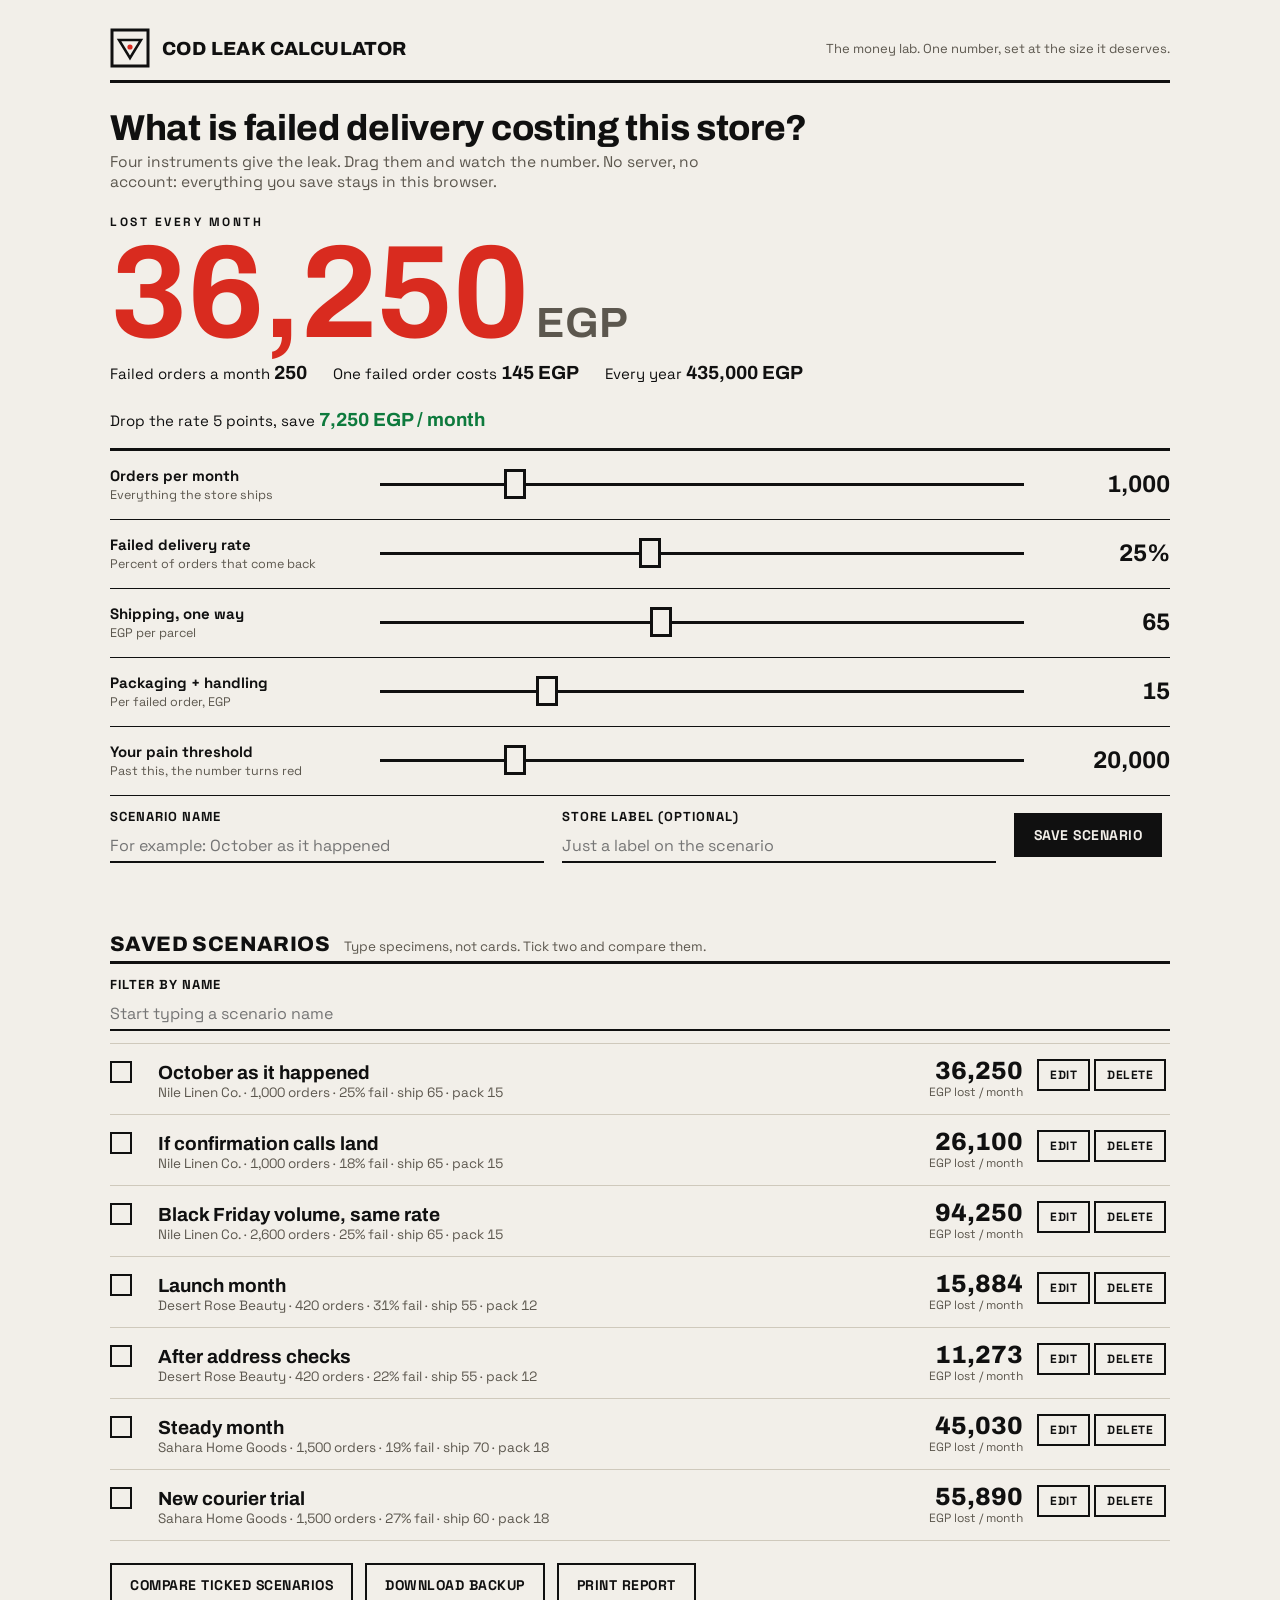
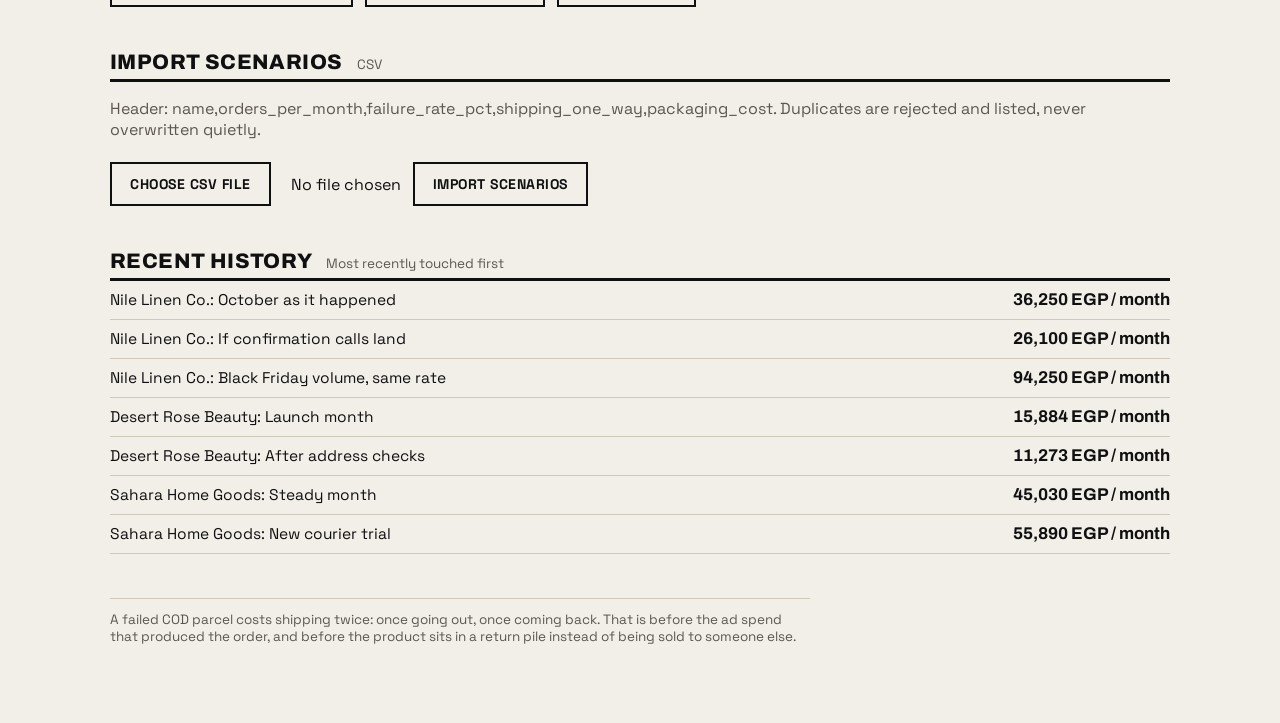
<file: index.html>
<!DOCTYPE html>
<html lang="en">
<head>
<meta charset="UTF-8">
<meta name="viewport" content="width=device-width, initial-scale=1.0">
<title>COD Leak Calculator, the money lab</title>
<link rel="preconnect" href="https://fonts.googleapis.com">
<link rel="preconnect" href="https://fonts.gstatic.com" crossorigin>
<link href="https://fonts.googleapis.com/css2?family=Archivo:ital,wght@0,100..900;1,100..900&family=Space+Grotesk:wght@400;500;700&display=swap" rel="stylesheet">
<link rel="stylesheet" href="style.css">
</head>
<body>
<div class="wrap">
  <div class="brandrow">
    <svg width="40" height="40" viewBox="0 0 40 40" aria-hidden="true">
      <rect x="2" y="2" width="36" height="36" fill="none" stroke="#101010" stroke-width="3"/>
      <path d="M9 12 L31 12 L20 30 Z" fill="none" stroke="#101010" stroke-width="2.5"/>
      <circle cx="20" cy="19" r="2.6" fill="#D92B1F"/>
    </svg>
    <div class="word">COD Leak Calculator</div>
    <div class="tag">The money lab. One number, set at the size it deserves.</div>
  </div>

  <h1>What is failed delivery costing this store?</h1>
  <p class="sub">Four instruments give the leak. Drag them and watch the number. No server,
  no account: everything you save stays in this browser.</p>

  <div class="hero">
    <span class="lbl">Lost every month</span>
    <span id="monthly">0<small> EGP</small></span>
    <div class="under">
      <span>Failed orders a month <b id="failedCount">-</b></span>
      <span>One failed order costs <b id="perFail">-</b></span>
      <span>Every year <b id="yearly">-</b></span>
      <span>Drop the rate 5 points, save <b class="good" id="saving">-</b></span>
    </div>
  </div>

  <div class="inst"><label for="orders">Orders per month<small>Everything the store ships</small></label>
    <input type="range" id="orders" min="0" max="5000" step="10" value="1000"><output id="ordersOut">1,000</output></div>
  <div class="inst"><label for="rate">Failed delivery rate<small>Percent of orders that come back</small></label>
    <input type="range" id="rate" min="0" max="60" step="0.5" value="25"><output id="rateOut">25%</output></div>
  <div class="inst"><label for="ship">Shipping, one way<small>EGP per parcel</small></label>
    <input type="range" id="ship" min="0" max="150" step="1" value="65"><output id="shipOut">65</output></div>
  <div class="inst"><label for="pack">Packaging + handling<small>Per failed order, EGP</small></label>
    <input type="range" id="pack" min="0" max="60" step="1" value="15"><output id="packOut">15</output></div>
  <div class="inst"><label for="thresh">Your pain threshold<small>Past this, the number turns red</small></label>
    <input type="range" id="thresh" min="0" max="100000" step="1000" value="20000"><output id="threshOut">20,000</output></div>

  <div class="inline3">
    <div class="fieldline"><label for="scenarioName">Scenario name</label>
      <input id="scenarioName" type="text" placeholder="For example: October as it happened"></div>
    <div class="fieldline"><label for="storeLabel">Store label (optional)</label>
      <input id="storeLabel" type="text" placeholder="Just a label on the scenario"></div>
    <div><button class="btn" id="saveBtn">Save scenario</button>
    <button class="btn plain" id="cancelEdit" style="display:none">Cancel edit</button></div>
  </div>
  <p class="err" id="saveErr"></p>

  <h2 class="secttl">Saved scenarios <small>Type specimens, not cards. Tick two and compare them.</small></h2>
  <div class="fieldline"><label for="search">Filter by name</label>
    <input id="search" type="text" placeholder="Start typing a scenario name"></div>
  <div id="scenarioList"></div>
  <p><button class="btn plain" id="compareBtn">Compare ticked scenarios</button>
  <button class="btn plain" id="backupBtn">Download backup</button>
  <button class="btn plain" id="printBtn">Print report</button></p>
  <div id="compareOut"></div>

  <h2 class="secttl">Import scenarios <small>CSV</small></h2>
  <p class="muted">Header: name,orders_per_month,failure_rate_pct,shipping_one_way,packaging_cost.
  Duplicates are rejected and listed, never overwritten quietly.</p>
  <div class="filepick">
    <label class="btn plain" for="csvFile">Choose CSV file</label>
    <input type="file" id="csvFile" accept=".csv">
    <span id="csvName">No file chosen</span>
    <button class="btn plain" id="importBtn">Import scenarios</button>
  </div>
  <div id="importOut"></div>

  <h2 class="secttl">Recent history <small>Most recently touched first</small></h2>
  <div id="historyList"></div>

  <p class="foot">A failed COD parcel costs shipping twice: once going out, once coming back. That is before
  the ad spend that produced the order, and before the product sits in a return pile instead of
  being sold to someone else.</p>

  <div id="printView"></div>
</div>
<script src="app.js"></script>
</body>
</html>
</file>
<file: style.css>
:root{
    --bone:#F2EFE9; --ink:#101010; --green:#0E7A3D; --red:#D92B1F; --faded:#5C574E;
    --disp:"Archivo","Arial Narrow",sans-serif;
    --body:"Space Grotesk","Segoe UI",Arial,sans-serif;
  }
  *{box-sizing:border-box;border-radius:0}
  html{font-variant-numeric:tabular-nums}
  body{font-family:var(--body);background:var(--bone);color:var(--ink);margin:0;padding:28px 24px 64px}
  .wrap{max-width:1060px;margin:0 auto}
  .brandrow{display:flex;align-items:center;gap:12px;border-bottom:3px solid var(--ink);padding-bottom:12px}
  .brandrow .word{font-family:var(--disp);font-weight:800;font-size:19px;letter-spacing:.4px;text-transform:uppercase}
  .brandrow .tag{margin-left:auto;font-size:13px;color:var(--faded);text-align:right;max-width:380px}
  h1{font-family:var(--disp);font-weight:750;font-size:clamp(24px,3.4vw,36px);line-height:1.08;margin:26px 0 4px;letter-spacing:-.3px}
  .sub{color:var(--faded);margin:0 0 8px;max-width:640px;font-size:15.5px}

  /* the one number */
  .hero{border-bottom:3px solid var(--ink);padding:10px 0 18px}
  .hero .lbl{font-size:12px;font-weight:700;letter-spacing:2.5px;text-transform:uppercase}
  #monthly{font-family:var(--disp);font-size:min(12vw,132px);line-height:.95;letter-spacing:-2px;
    font-variation-settings:"wght" 350;display:block;white-space:nowrap}
  #monthly small{font-size:.32em;font-weight:600;letter-spacing:0;color:var(--faded)}
  #monthly.over{color:var(--red)}
  .hero .under{display:flex;gap:26px;flex-wrap:wrap;margin-top:6px;font-size:15px}
  .hero .under b{font-family:var(--disp);font-size:19px}
  .good{color:var(--green)}

  /* instruments: full-width ruled slider rows */
  .inst{border-bottom:1px solid var(--ink);padding:14px 0 16px;display:grid;grid-template-columns:250px 1fr 130px;gap:18px;align-items:center}
  .inst label{font-weight:700;font-size:15px}
  .inst label small{display:block;font-weight:400;color:var(--faded);font-size:12.5px;margin-top:2px}
  .inst output{font-family:var(--disp);font-weight:700;font-size:24px;text-align:right}
  input[type=range]{-webkit-appearance:none;appearance:none;width:100%;height:34px;background:transparent;cursor:pointer}
  input[type=range]::-webkit-slider-runnable-track{height:3px;background:var(--ink)}
  input[type=range]::-webkit-slider-thumb{-webkit-appearance:none;appearance:none;width:22px;height:30px;margin-top:-14px;
    background:var(--bone);border:3px solid var(--ink);border-radius:0}
  input[type=range]::-moz-range-track{height:3px;background:var(--ink)}
  input[type=range]::-moz-range-thumb{width:16px;height:26px;background:var(--bone);border:3px solid var(--ink);border-radius:0}
  input[type=range]:focus-visible{outline:2px solid var(--red);outline-offset:2px}

  .secttl{font-family:var(--disp);font-weight:800;font-size:21px;text-transform:uppercase;letter-spacing:.4px;
    border-bottom:3px solid var(--ink);padding-bottom:6px;margin:38px 0 0}
  .secttl small{font-family:var(--body);font-weight:400;text-transform:none;letter-spacing:0;color:var(--faded);font-size:13.5px;margin-left:10px}
  .rowline{display:flex;justify-content:space-between;gap:14px;padding:9px 0;border-bottom:1px solid #CFC9BC;font-size:15.5px}
  .rowline b{font-family:var(--disp);font-size:17px}
  .bill{padding-top:6px}
  .fieldline{padding:12px 0;border-bottom:1px solid #CFC9BC}
  .fieldline label{display:block;font-weight:700;font-size:13px;letter-spacing:1px;text-transform:uppercase;margin-bottom:5px}
  input[type=text],input[type=password],input[type=number],select{
    width:100%;font:inherit;font-size:16px;color:var(--ink);background:transparent;border:none;
    border-bottom:2px solid var(--ink);padding:5px 0;outline:none;border-radius:0;appearance:none;-webkit-appearance:none}
  select{background-image:url("data:image/svg+xml,%3Csvg xmlns='http://www.w3.org/2000/svg' width='10' height='6'%3E%3Cpath d='M0 0l5 6 5-6z' fill='%23101010'/%3E%3C/svg%3E");
    background-repeat:no-repeat;background-position:right center;cursor:pointer}
  input:focus,select:focus{border-bottom-color:var(--red)}
  .btn{font-family:var(--body);font-weight:700;font-size:14px;letter-spacing:.5px;text-transform:uppercase;
    padding:11px 18px;border:2px solid var(--ink);background:var(--ink);color:var(--bone);cursor:pointer;margin:6px 8px 6px 0}
  .btn:hover{background:var(--bone);color:var(--ink)}
  .btn.plain{background:transparent;color:var(--ink)}
  .btn.plain:hover{background:var(--ink);color:var(--bone)}
  .btn.small{padding:6px 11px;font-size:12px;margin:2px 4px 2px 0}
  .err{color:var(--red);font-size:14px;min-height:18px}
  .muted{color:var(--faded)}
  .inline3{display:grid;grid-template-columns:1fr 1fr auto;gap:18px;align-items:end}
  .inline3 .fieldline{border-bottom:none;padding-bottom:0}

  /* scenarios as type specimens */
  .spec{display:grid;grid-template-columns:34px 1fr auto auto;gap:14px;align-items:baseline;
    padding:13px 0;border-bottom:1px solid #CFC9BC}
  .spec .name{font-family:var(--disp);font-weight:700;font-size:19px}
  .spec .meta{color:var(--faded);font-size:13.5px}
  .spec .loss{font-family:var(--disp);font-weight:800;font-size:25px;text-align:right}
  .spec .loss small{display:block;font-family:var(--body);font-weight:400;font-size:12px;color:var(--faded)}
  .spec input[type=checkbox]{appearance:none;-webkit-appearance:none;width:22px;height:22px;border:2px solid var(--ink);
    background:transparent;cursor:pointer;margin:0;position:relative;top:4px;border-radius:0}
  .spec input[type=checkbox]:checked{background:var(--ink)}
  .spec input[type=checkbox]:checked::after{content:"";position:absolute;inset:4px;background:var(--bone)}
  table{width:100%;border-collapse:collapse;font-size:14.5px;margin-top:10px}
  th{font-size:11px;letter-spacing:1.8px;text-transform:uppercase;text-align:left;border-bottom:2px solid var(--ink);padding:6px}
  td{border-bottom:1px solid #CFC9BC;padding:7px 6px}
  .filepick{display:flex;align-items:center;gap:12px;flex-wrap:wrap;margin-top:10px}
  .filepick input[type=file]{position:absolute;width:1px;height:1px;opacity:0;overflow:hidden}
  .foot{margin-top:44px;border-top:1px solid #CFC9BC;padding-top:12px;color:var(--faded);font-size:13.5px;max-width:700px}
  #printView{display:none}
  @media(max-width:760px){
    .inst{grid-template-columns:1fr;gap:4px}
    .inst output{text-align:left}
    .inline3{grid-template-columns:1fr}
    .spec{grid-template-columns:30px 1fr;gap:6px}
    .spec .loss{text-align:left}
  }
  @media print{
    body{padding:0;background:#fff}
    #app,.noprint{display:none !important}
    #printView{display:block}
  }
</file>
